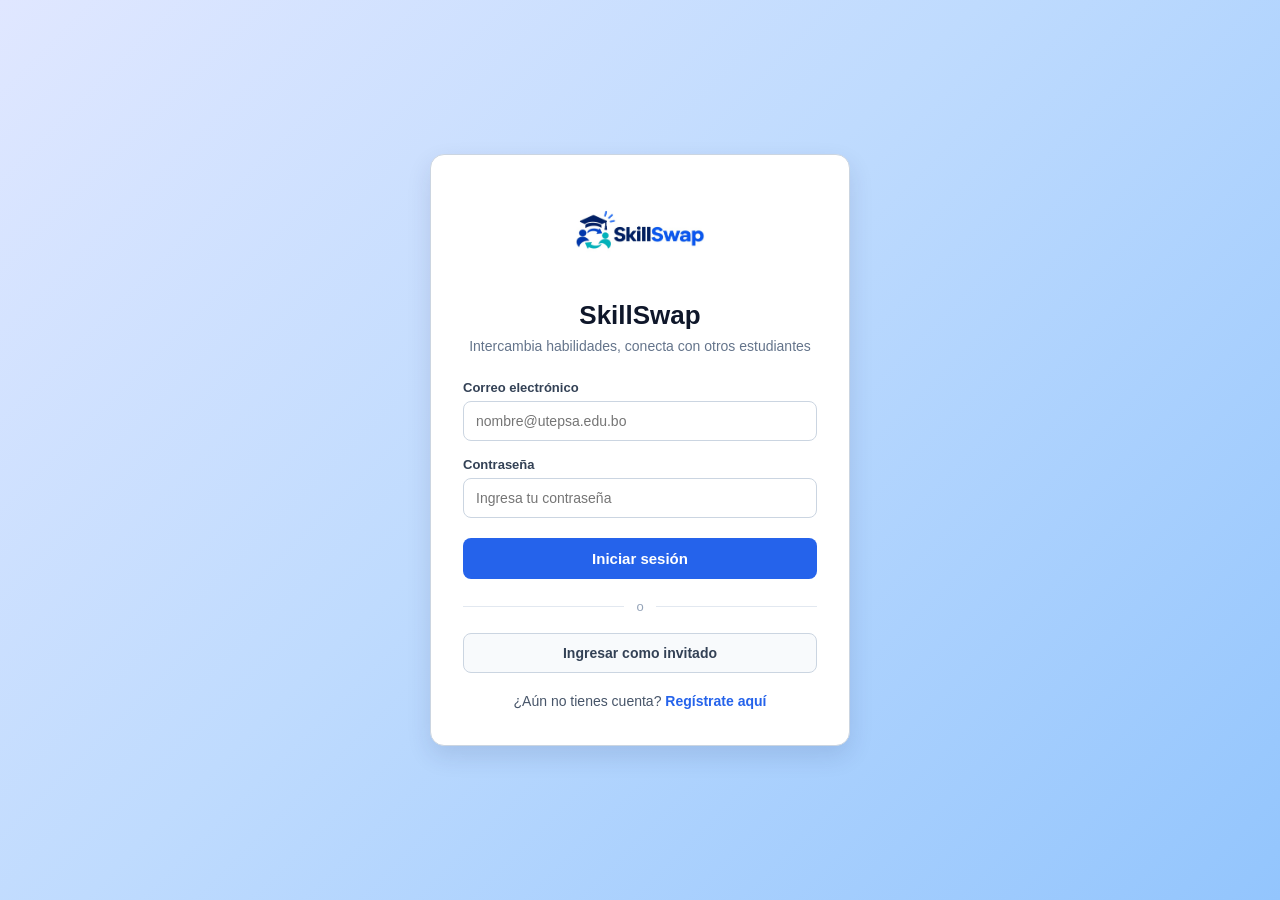
<file: index.html>
<!DOCTYPE html>
<html lang="es">
<head>
  <meta charset="UTF-8">
  <meta name="viewport" content="width=device-width, initial-scale=1.0">
  <title>SkillSwap - Iniciar sesión</title>
  <link rel="stylesheet" href="./css/index.css">
  <style>
    body.auth-body {
      background: linear-gradient(135deg, #e0e7ff 0%, #bfdbfe 45%, #93c5fd 100%) !important;
      background-attachment: fixed !important;
    }

    .auth-card {
      box-shadow: 0 10px 25px rgba(23, 37, 84, 0.12);
      border: 1px solid #cbd5e1;
    }
  </style>
</head>
<body class="auth-body">

  <main class="auth-card">
    <header class="auth-header">
      <img src="./assets/logo.jpeg" alt="Logo SkillSwap" class="auth-logo">
      <h1>SkillSwap</h1>
      <p class="auth-tagline">Intercambia habilidades, conecta con otros estudiantes</p>
    </header>

    <form id="loginForm" class="auth-form">
      <div class="form-group">
        <label for="email">Correo electrónico</label>
        <input type="email" id="email" autocomplete="email" placeholder="nombre@utepsa.edu.bo" required>
      </div>

      <div class="form-group">
        <label for="password">Contraseña</label>
        <input type="password" id="password" autocomplete="current-password" placeholder="Ingresa tu contraseña" required>
      </div>

      <button type="submit" class="btn-primario">Iniciar sesión</button>
    </form>

    <div class="auth-divider">
      <span>o</span>
    </div>

    <button type="button" id="btn-invitado" class="btn-secundario">
      Ingresar como invitado
    </button>

    <p class="auth-footer">
      ¿Aún no tienes cuenta? <a href="registro.html">Regístrate aquí</a>
    </p>
  </main>

  <script src="./js/login.js"></script>
</body>
</html>
</file>
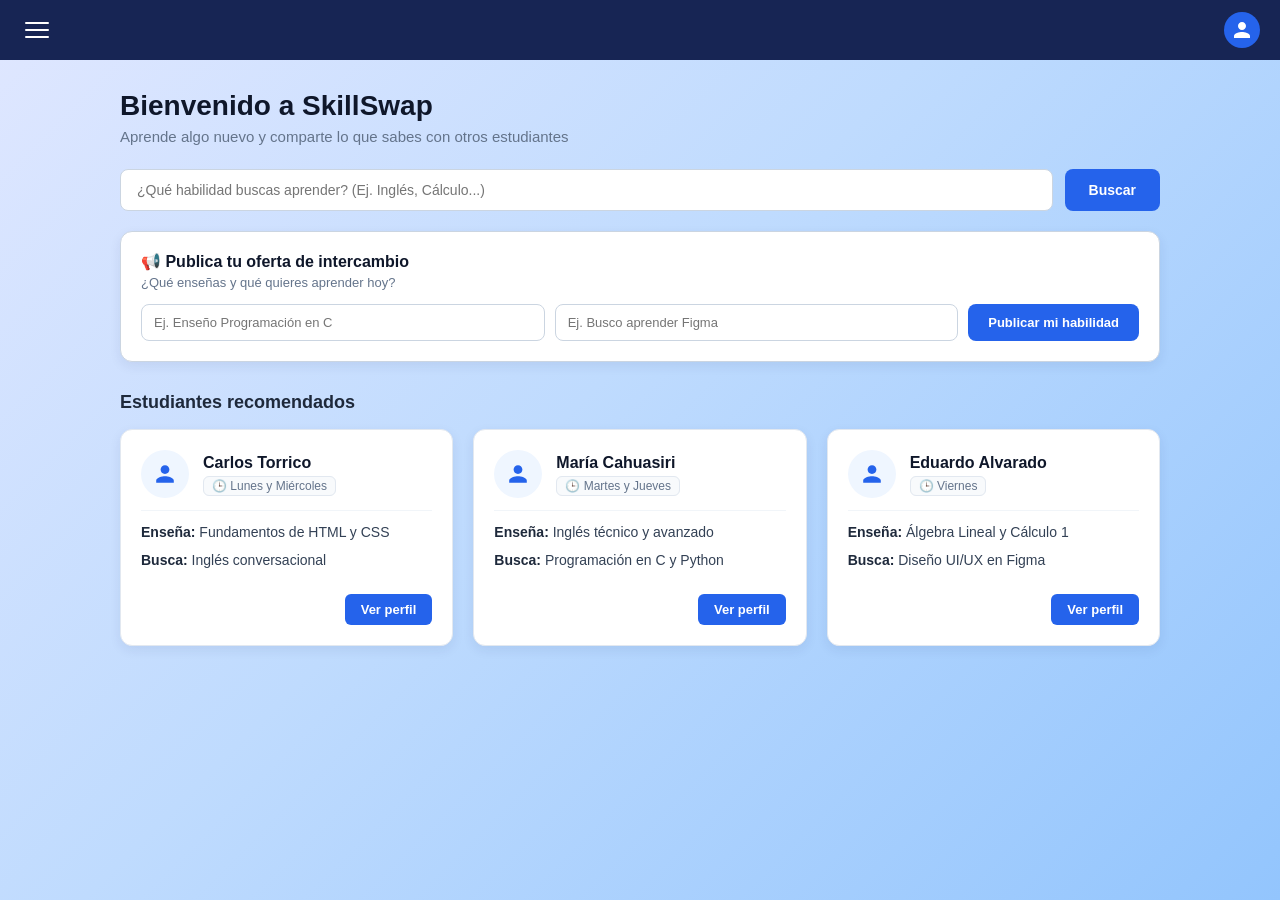
<file: inicio.html>
<!DOCTYPE html>
<html lang="es">
<head>
  <meta charset="UTF-8">
  <meta name="viewport" content="width=device-width, initial-scale=1.0">
  <title>SkillSwap - Inicio</title>
  <link rel="stylesheet" href="./css/inicio.css">
  <style>
    body {
      background: linear-gradient(135deg, #e0e7ff 0%, #bfdbfe 45%, #93c5fd 100%) !important;
      background-attachment: fixed !important;
      min-height: 100vh;
    }

    .card-publicar-visible,
    .tarjeta-estudiante {
      box-shadow: 0 4px 12px rgba(23, 37, 84, 0.08);
    }
  </style>
</head>
<body>

  <header class="barra-superior">
    <button type="button" id="btn-menu" class="btn-menu" aria-label="Abrir menú">
      <span></span>
      <span></span>
      <span></span>
    </button>

    <button type="button" id="btn-icono-perfil" class="icono-perfil" title="Mi perfil" aria-label="Ir a mi perfil">
      <svg viewBox="0 0 24 24" aria-hidden="true">
        <path d="M12 12c2.7 0 4.8-2.1 4.8-4.8S14.7 2.4 12 2.4 7.2 4.5 7.2 7.2 9.3 12 12 12zm0 2.4c-3.2 0-9.6 1.6-9.6 4.8v2.4h19.2v-2.4c0-3.2-6.4-4.8-9.6-4.8z"/>
      </svg>
    </button>
  </header>

  <div class="zona-trabajo">
    <aside id="menu-lateral" class="menu-lateral">
      <button type="button" id="btn-opcion-2" class="btn-menu-lateral">Mi perfil</button>
      <button type="button" id="btn-opcion-reporte" class="btn-menu-lateral">Reporte</button>
    </aside>

    <main class="contenido">
      <h1 id="titulo-bienvenida" class="bienvenida">Bienvenido a SkillSwap</h1>
      <p class="subtitulo">Aprende algo nuevo y comparte lo que sabes con otros estudiantes</p>

      <form class="barra-busqueda" id="form-buscar">
        <input type="text" id="input-buscar" placeholder="¿Qué habilidad buscas aprender? (Ej. Inglés, Cálculo...)">
        <button type="submit" class="btn-buscar">Buscar</button>
      </form>

      <section class="card-publicar-visible">
        <h3>📢 Publica tu oferta de intercambio</h3>
        <p>¿Qué enseñas y qué quieres aprender hoy?</p>
        <form id="form-publicar-directo" class="form-publicar-grid">
          <input type="text" id="publicar-ensena" placeholder="Ej. Enseño Programación en C" required>
          <input type="text" id="publicar-busca" placeholder="Ej. Busco aprender Figma" required>
          <button type="submit" class="btn-publicar-directo">Publicar mi habilidad</button>
        </form>
      </section>

      <h2 class="subseccion">Estudiantes recomendados</h2>
      <div id="lista-estudiantes" class="grid-estudiantes"></div>
    </main>
  </div>

  <script src="./js/inicio.js"></script>
</body>
</html>
</file>
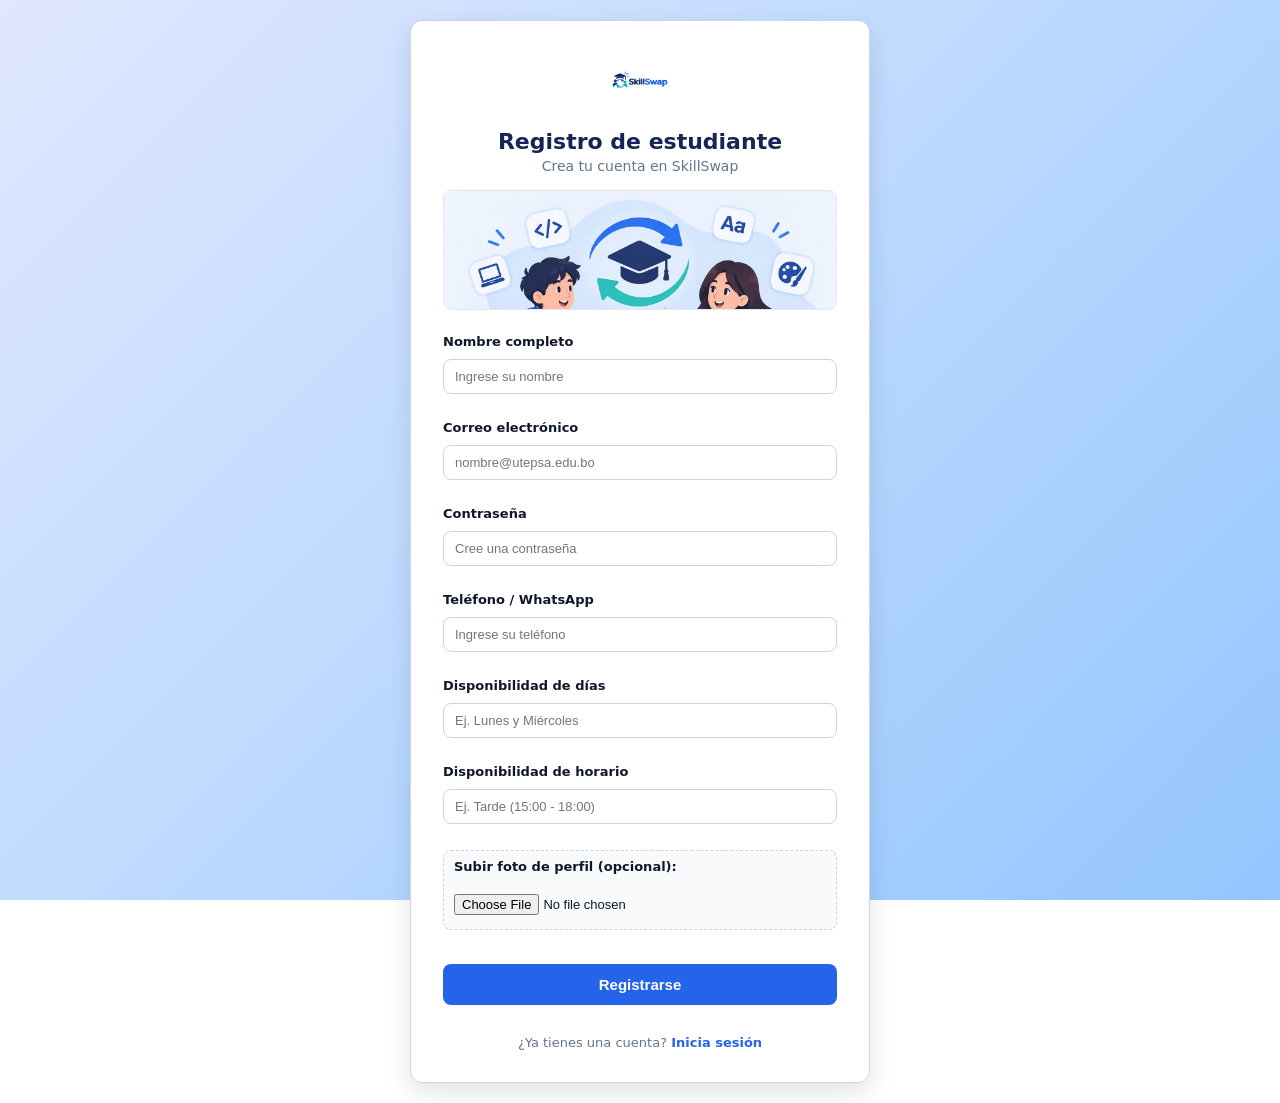
<file: registro.html>
<!DOCTYPE html>
<html lang="es">
<head>
  <meta charset="UTF-8">
  <meta name="viewport" content="width=device-width, initial-scale=1.0">
  <title>SkillSwap - Registro</title>
  <link rel="stylesheet" href="./css/registro.css">
  <style>
    :root {
      --primary: #2563EB;
      --primary-dark: #172554;
      --dark: #0F172A;
      --gray: #64748B;
      --white: #FFFFFF;
    }

    body.auth-body {
      background: linear-gradient(135deg, #e0e7ff 0%, #bfdbfe 45%, #93c5fd 100%) !important;
      background-attachment: fixed !important;
      font-family: system-ui, -apple-system, BlinkMacSystemFont, "Segoe UI", Roboto, sans-serif;
      color: var(--dark);
      min-height: 100vh;
      display: flex;
      align-items: center;
      justify-content: center;
      padding: 20px;
    }

    .auth-card.registro-card {
      background-color: var(--white);
      width: 100%;
      max-width: 460px;
      padding: 32px;
      border-radius: 12px;
      box-shadow: 0 10px 25px rgba(23, 37, 84, 0.12);
      border: 1px solid #cbd5e1;
    }

    .auth-header {
      text-align: center;
      margin-bottom: 24px;
    }

    .auth-logo {
      width: 60px;
      height: 60px;
      object-fit: contain;
      margin-bottom: 12px;
      border-radius: 50%;
    }

    .auth-header h1 {
      font-size: 22px;
      font-weight: 700;
      color: var(--primary-dark);
      margin-bottom: 4px;
    }

    .auth-tagline {
      font-size: 14px;
      color: var(--gray);
      margin-bottom: 16px;
    }

    .imagen-registro-container {
      width: 100%;
      max-height: 140px;
      overflow: hidden;
      border-radius: 8px;
      margin-top: 10px;
    }

    .img-registro-banner {
      width: 100%;
      height: auto;
      object-fit: cover;
    }

    .auth-form {
      display: flex;
      flex-direction: column;
      gap: 14px;
    }

    .form-group {
      display: flex;
      flex-direction: column;
      gap: 6px;
    }

    .form-group label {
      font-size: 13px;
      font-weight: 600;
      color: var(--dark);
    }

    .form-group input {
      padding: 10px 14px;
      border: 1px solid #cbd5e1;
      border-radius: 8px;
      font-size: 14px;
      outline: none;
      transition: border-color 0.2s, box-shadow 0.2s;
    }

    .form-group input:focus {
      border-color: var(--primary);
      box-shadow: 0 0 0 3px rgba(37, 99, 235, 0.15);
    }

    .campo-archivo input[type="file"] {
      font-size: 13px;
      padding: 6px 0;
      border: none;
    }

    .btn-primario {
      background-color: var(--primary);
      color: var(--white);
      border: none;
      border-radius: 8px;
      padding: 12px;
      font-size: 15px;
      font-weight: 600;
      cursor: pointer;
      transition: background-color 0.2s;
      margin-top: 8px;
    }

    .btn-primario:hover {
      background-color: #1d4ed8;
    }

    .auth-footer {
      text-align: center;
      font-size: 13px;
      color: var(--gray);
      margin-top: 16px;
    }

    .auth-footer a {
      color: var(--primary);
      text-decoration: none;
      font-weight: 600;
    }

    .auth-footer a:hover {
      text-decoration: underline;
    }
  </style>
</head>
<body class="auth-body">

  <main class="auth-card registro-card">
    <div class="auth-header">
      <img src="./assets/logo.jpeg" alt="Logo SkillSwap" class="auth-logo">
      <h1>Registro de estudiante</h1>
      <p class="auth-tagline">Crea tu cuenta en SkillSwap</p>
      
      <div class="imagen-registro-container">
        <img src="./assets/fotoRegistro.jpeg" alt="Estudiantes intercambiando habilidades" class="img-registro-banner">
      </div>
    </div>

    <form id="form-registro" class="auth-form">
      <div class="form-group">
        <label for="nombre">Nombre completo</label>
        <input type="text" id="nombre" name="nombre" placeholder="Ingrese su nombre" autocomplete="name" required>
      </div>

      <div class="form-group">
        <label for="correo">Correo electrónico</label>
        <input type="email" id="correo" name="correo" placeholder="nombre@utepsa.edu.bo" autocomplete="email" required>
      </div>

      <div class="form-group">
        <label for="password">Contraseña</label>
        <input type="password" id="password" name="password" placeholder="Cree una contraseña" autocomplete="new-password" required>
      </div>

      <div class="form-group">
        <label for="numero">Teléfono / WhatsApp</label>
        <input type="tel" id="numero" name="numero" placeholder="Ingrese su teléfono" autocomplete="tel" required>
      </div>

      <div class="form-group">
        <label for="dias">Disponibilidad de días</label>
        <input type="text" id="dias" name="dias" placeholder="Ej. Lunes y Miércoles" required>
      </div>

      <div class="form-group">
        <label for="turno">Disponibilidad de horario</label>
        <input type="text" id="turno" name="turno" placeholder="Ej. Tarde (15:00 - 18:00)" required>
      </div>

      <div class="form-group campo-archivo">
        <label for="foto">Subir foto de perfil (opcional):</label>
        <input type="file" id="foto" name="foto" accept="image/*">
      </div>

      <button type="submit" class="btn-primario">Registrarse</button>

      <p class="auth-footer">
        ¿Ya tienes una cuenta? <a href="index.html">Inicia sesión</a>
      </p>
    </form>
  </main>

  <script src="./js/registro.js"></script>
</body>
</html>
</file>
<file: css/index.css>
* {
  box-sizing: border-box;
  margin: 0;
  padding: 0;
}

body.auth-body {
  min-height: 100vh;
  display: flex;
  align-items: center;
  justify-content: center;
  background-color: #f1f5f9;
  font-family: 'Segoe UI', Tahoma, Geneva, Verdana, sans-serif;
  padding: 20px;
}

.auth-card {
  background-color: #ffffff;
  width: 100%;
  max-width: 420px;
  padding: 36px 32px;
  border-radius: 14px;
  box-shadow: 0 10px 25px rgba(15, 23, 42, 0.08);
  border: 1px solid #e2e8f0;
  text-align: center;
}

.auth-header {
  margin-bottom: 24px;
}

.auth-logo {
  width: 140px;
  height: auto;
  margin-bottom: 12px;
  border-radius: 10px;
}

.auth-header h1 {
  font-size: 26px;
  color: #0f172a;
  margin-bottom: 6px;
}

.auth-tagline {
  font-size: 14px;
  color: #64748b;
  line-height: 1.4;
}

.auth-form {
  text-align: left;
}

.form-group {
  margin-bottom: 16px;
}

.form-group label {
  display: block;
  font-size: 13px;
  font-weight: 600;
  color: #334155;
  margin-bottom: 6px;
}

.form-group input {
  width: 100%;
  padding: 11px 12px;
  border: 1px solid #cbd5e1;
  border-radius: 8px;
  font-size: 14px;
  color: #0f172a;
  transition: border-color 0.2s;
}

.form-group input:focus {
  outline: none;
  border-color: #2563eb;
}

.btn-primario {
  width: 100%;
  padding: 12px;
  background-color: #2563eb;
  color: #ffffff;
  border: none;
  border-radius: 8px;
  font-size: 15px;
  font-weight: 600;
  cursor: pointer;
  margin-top: 4px;
  transition: background-color 0.2s;
}

.btn-primario:hover {
  background-color: #1d4ed8;
}

.auth-divider {
  margin: 18px 0;
  position: relative;
  text-align: center;
}

.auth-divider::before {
  content: "";
  position: absolute;
  top: 50%;
  left: 0;
  right: 0;
  height: 1px;
  background-color: #e2e8f0;
}

.auth-divider span {
  background-color: #ffffff;
  padding: 0 12px;
  position: relative;
  color: #94a3b8;
  font-size: 13px;
}

.btn-secundario {
  width: 100%;
  padding: 11px;
  background-color: #f8fafc;
  color: #334155;
  border: 1px solid #cbd5e1;
  border-radius: 8px;
  font-size: 14px;
  font-weight: 600;
  cursor: pointer;
  transition: background-color 0.2s;
}

.btn-secundario:hover {
  background-color: #e2e8f0;
}

.auth-footer {
  margin-top: 20px;
  font-size: 14px;
  color: #475569;
}

.auth-footer a {
  color: #2563eb;
  font-weight: 600;
  text-decoration: none;
}

.auth-footer a:hover {
  text-decoration: underline;
}
</file>
<file: css/inicio.css>
* {
  box-sizing: border-box;
  margin: 0;
  padding: 0;
}

body {
  font-family: 'Segoe UI', Tahoma, Geneva, Verdana, sans-serif;
  background-color: linear-gradient(135deg, #f8fafc 0%, #cbd5e1 100%);
  background-attachment: fixed;
  color: #0f172a;
  min-height: 100vh;
}

.barra-superior {
  background-color: #172554;
  height: 60px;
  display: flex;
  align-items: center;
  justify-content: space-between;
  padding: 0 20px;
  position: sticky;
  top: 0;
  z-index: 100;
}

.btn-menu {
  background: none;
  border: none;
  cursor: pointer;
  display: flex;
  flex-direction: column;
  gap: 5px;
  padding: 5px;
}

.btn-menu span {
  display: block;
  width: 24px;
  height: 2px;
  background-color: #ffffff;
  border-radius: 2px;
}

.icono-perfil {
  background: none;
  border: none;
  cursor: pointer;
  width: 36px;
  height: 36px;
  display: flex;
  align-items: center;
  justify-content: center;
  border-radius: 50%;
  background-color: #2563eb;
  transition: background-color 0.2s;
}

.icono-perfil:hover {
  background-color: #1d4ed8;
}

.icono-perfil svg {
  width: 20px;
  height: 20px;
  fill: #ffffff;
}

.zona-trabajo {
  display: flex;
  min-height: calc(100vh - 60px);
}

.menu-lateral {
  width: 0;
  background-color: #172554;
  overflow: hidden;
  transition: width 0.3s ease;
  display: flex;
  flex-direction: column;
  padding-top: 20px;
  gap: 10px;
}

.menu-lateral.activo {
  width: 240px;
  padding: 20px 15px;
}

.btn-menu-lateral {
  background: none;
  border: none;
  color: #94a3b8;
  text-align: left;
  padding: 12px 16px;
  font-size: 14px;
  font-weight: 600;
  border-radius: 8px;
  cursor: pointer;
  transition: background-color 0.2s, color 0.2s;
  width: 100%;
}

.btn-menu-lateral:hover {
  background-color: #2563eb;
  color: #ffffff;
}

.contenido {
  flex: 1;
  padding: 30px;
  max-width: 1100px;
  margin: 0 auto;
}

.bienvenida {
  font-size: 28px;
  font-weight: 700;
  color: #0f172a;
  margin-bottom: 6px;
}

.subtitulo {
  font-size: 15px;
  color: #64748b;
  margin-bottom: 24px;
}

.barra-busqueda {
  display: flex;
  gap: 12px;
  margin-bottom: 20px;
  max-width: 100%;
}

.barra-busqueda input {
  flex: 1;
  padding: 12px 16px;
  border: 1px solid #cbd5e1;
  border-radius: 8px;
  font-size: 14px;
  background-color: #ffffff;
  outline: none;
  transition: border-color 0.2s;
}

.barra-busqueda input:focus {
  border-color: #2563eb;
}

.btn-buscar {
  background-color: #2563eb;
  color: #ffffff;
  border: none;
  border-radius: 8px;
  padding: 0 24px;
  font-size: 14px;
  font-weight: 600;
  cursor: pointer;
  transition: background-color 0.2s;
}

.btn-buscar:hover {
  background-color: #1d4ed8;
}

.card-publicar-visible {
  background-color: #ffffff;
  border: 1px solid #cbd5e1;
  border-radius: 12px;
  padding: 20px;
  margin-bottom: 30px;
  box-shadow: 0 4px 6px -1px rgba(0, 0, 0, 0.04);
}

.card-publicar-visible h3 {
  font-size: 16px;
  color: #0f172a;
  margin-bottom: 4px;
}

.card-publicar-visible p {
  font-size: 13px;
  color: #64748b;
  margin-bottom: 14px;
}

.form-publicar-grid {
  display: grid;
  grid-template-columns: 1fr 1fr auto;
  gap: 10px;
}

.form-publicar-grid input {
  padding: 10px 12px;
  border: 1px solid #cbd5e1;
  border-radius: 8px;
  font-size: 13px;
  outline: none;
}

.form-publicar-grid input:focus {
  border-color: #2563eb;
}

.btn-publicar-directo {
  background-color: #2563eb;
  color: #ffffff;
  border: none;
  border-radius: 8px;
  padding: 0 20px;
  font-size: 13px;
  font-weight: 600;
  cursor: pointer;
  transition: background-color 0.2s;
}

.btn-publicar-directo:hover {
  background-color: #1d4ed8;
}

.subseccion {
  font-size: 18px;
  font-weight: 600;
  color: #1e293b;
  margin-bottom: 16px;
}

.grid-estudiantes {
  display: grid;
  grid-template-columns: repeat(auto-fill, minmax(320px, 1fr));
  gap: 20px;
}

.tarjeta-estudiante {
  background-color: #ffffff;
  border: 1px solid #e2e8f0;
  border-radius: 12px;
  box-shadow: 0 4px 6px -1px rgba(0, 0, 0, 0.05);
  padding: 20px;
  display: flex;
  flex-direction: column;
  justify-content: space-between;
  transition: transform 0.2s, box-shadow 0.2s;
}

.tarjeta-estudiante:hover {
  transform: translateY(-2px);
  box-shadow: 0 10px 15px -3px rgba(0, 0, 0, 0.08);
}

.tarjeta-header {
  display: flex;
  align-items: center;
  gap: 14px;
  padding-bottom: 12px;
  margin-bottom: 12px;
  border-bottom: 1px solid #f1f5f9;
}

.avatar-default {
  width: 48px;
  height: 48px;
  background-color: #eff6ff;
  border-radius: 50%;
  display: flex;
  align-items: center;
  justify-content: center;
  flex-shrink: 0;
}

.avatar-img {
  width: 48px;
  height: 48px;
  border-radius: 50%;
  object-fit: cover;
}

.tarjeta-header h3 {
  font-size: 16px;
  color: #0f172a;
  margin: 0 0 4px 0;
}

.badge-horario {
  font-size: 12px;
  color: #64748b;
  background-color: #f8fafc;
  padding: 2px 8px;
  border-radius: 6px;
  border: 1px solid #e2e8f0;
}

.tarjeta-body {
  font-size: 14px;
  color: #334155;
  margin-bottom: 16px;
}

.tarjeta-body p {
  margin-bottom: 8px;
  line-height: 1.4;
}

.tarjeta-body strong {
  color: #1e293b;
}

.tarjeta-footer {
  text-align: right;
}

.btn-ver-perfil {
  background-color: #2563eb;
  color: #ffffff;
  border: none;
  border-radius: 6px;
  padding: 8px 16px;
  font-size: 13px;
  font-weight: 600;
  cursor: pointer;
  transition: background-color 0.2s;
}

.btn-ver-perfil:hover {
  background-color: #1d4ed8;
}

.sin-resultados {
  color: #64748b;
  font-style: italic;
  grid-column: 1 / -1;
  padding: 20px 0;
}

@media (max-width: 768px) {
  .form-publicar-grid {
    grid-template-columns: 1fr;
  }
}
</file>
<file: css/registro.css>
* {
  box-sizing: border-box;
  margin: 0;
  padding: 0;
}

body {
  min-height: 100vh;
  display: flex;
  align-items: center;
  justify-content: center;
  background-color: #f1f5f9;
  font-family: 'Segoe UI', Tahoma, Geneva, Verdana, sans-serif;
  padding: 20px;
}

.auth-card.registro-card {
  background-color: #ffffff;
  width: 100%;
  max-width: 480px;
  padding: 32px;
  border-radius: 14px;
  box-shadow: 0 10px 25px rgba(15, 23, 42, 0.08);
  border: 1px solid #e2e8f0;
}

.auth-header {
  text-align: center;
  margin-bottom: 20px;
}

.auth-logo {
  width: 190px;
  height: auto;
  margin-bottom: 10px;
  border-radius: 8px;
}

.auth-header h1 {
  font-size: 22px;
  color: #0f172a;
  margin-bottom: 4px;
}

.auth-tagline {
  font-size: 13px;
  color: #64748b;
  margin-bottom: 14px;
}

.imagen-registro-container {
  width: 100%;
  height: 120px;
  overflow: hidden;
  border-radius: 8px;
  margin-bottom: 18px;
  border: 1px solid #e2e8f0;
}

.img-registro-banner {
  width: 100%;
  height: 100%;
  object-fit: cover;
  display: block;
}

.auth-form {
  text-align: left;
}

.form-group {
  margin-bottom: 12px;
}

.form-group label {
  display: block;
  font-size: 12px;
  font-weight: 600;
  color: #334155;
  margin-bottom: 4px;
}

.form-group input[type="text"],
.form-group input[type="email"],
.form-group input[type="password"],
.form-group input[type="tel"] {
  width: 100%;
  padding: 9px 11px;
  border: 1px solid #cbd5e1;
  border-radius: 8px;
  font-size: 13px;
  color: #0f172a;
  transition: border-color 0.2s;
}

.form-group input:focus {
  outline: none;
  border-color: #2563eb;
}

.campo-archivo {
  background-color: #f8fafc;
  padding: 8px 10px;
  border-radius: 8px;
  border: 1px dashed #cbd5e1;
  font-size: 12px;
}

.campo-archivo input {
  margin-top: 4px;
}

.btn-primario {
  width: 100%;
  padding: 11px;
  background-color: #2563eb;
  color: #ffffff;
  border: none;
  border-radius: 8px;
  font-size: 14px;
  font-weight: 600;
  cursor: pointer;
  margin-top: 8px;
  transition: background-color 0.2s;
}

.btn-primario:hover {
  background-color: #1d4ed8;
}

.auth-footer {
  margin-top: 14px;
  font-size: 13px;
  color: #475569;
  text-align: center;
}

.auth-footer a {
  color: #2563eb;
  font-weight: 600;
  text-decoration: none;
}

.auth-footer a:hover {
  text-decoration: underline;
}
</file>
